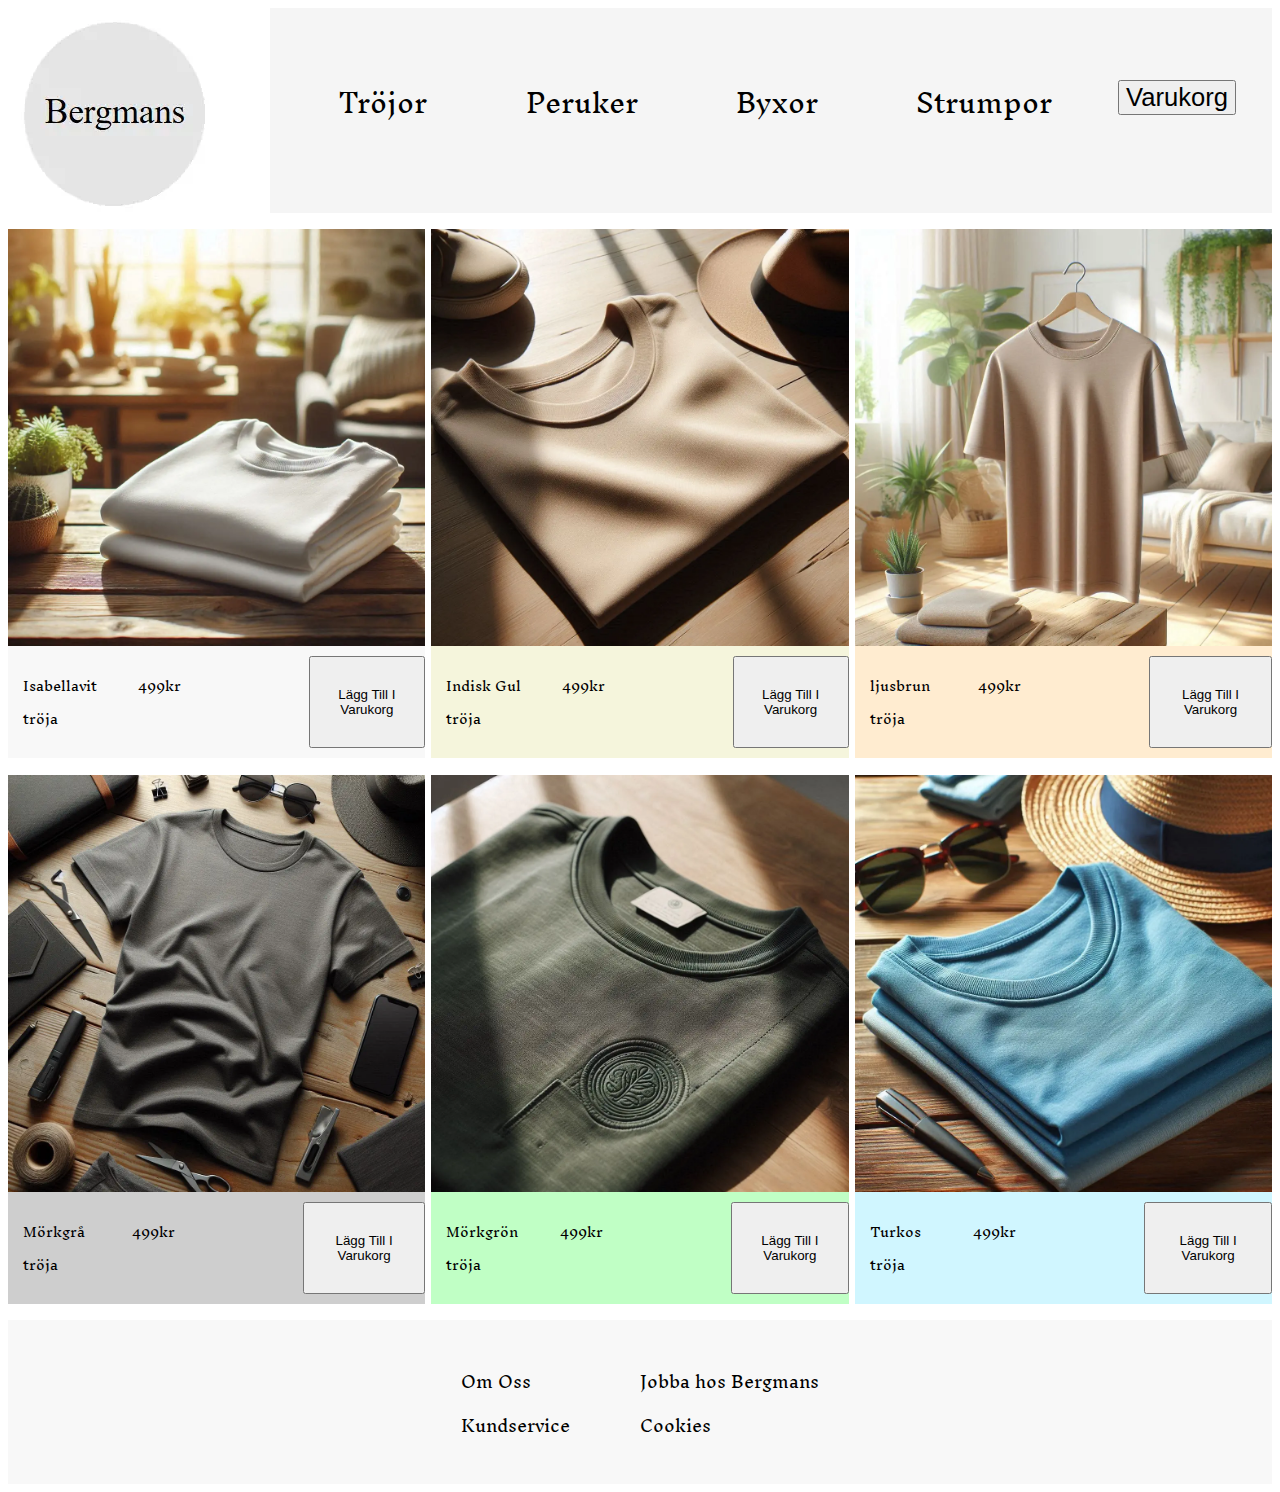
<file: index.html>
<!DOCTYPE html>
<html lang="en">
<head>
    <meta charset="UTF-8">
    <meta name="viewport" content="width=device-width, initial-scale=1.0">
    <title>Bergmans</title>
    <link rel="stylesheet" href="style.css">
    <link rel="preconnect" href="https://fonts.googleapis.com">
    <link rel="preconnect" href="https://fonts.gstatic.com" crossorigin>
    <link href="https://fonts.googleapis.com/css2?family=Inknut+Antiqua:wght@300;400;500;600;700;800;900&family=Inria+Sans:ital,wght@0,300;0,400;0,700;1,300;1,400;1,700&family=Mountains+of+Christmas:wght@400;700&display=swap" rel="stylesheet">
    <script defer src="script.js"></script>
</head>
<body>

        <header>
            <div class="img">
                <img src="img/logga.webp" alt="Bergmans Loggan">
            </div>
            <nav>
                <a href="">Tröjor</a>
                <!-- <p>Tröjor</p> -->
                <!-- <p>Peruker</p> -->
                <a href="https://www.apollohair.se/loesningar/maen/peruk-maen">Peruker</a>
            <!-- <p>Byxor</p> -->
                <a href="https://www.massimodutti.com/se/100-linen-striped-trousers-l00087288?pelement=47753787">Byxor</a>
            <!-- <p>Strumpor</p> -->
                <a href="https://www.massimodutti.com/se/ribbed-sports-socks-in-a-wool-blend-l00614461?pelement=45932806">Strumpor</a>
                <button onclick="varukorg()" type="button" >Varukorg</button>
            </nav>
    </header>
    <article>
        <img src="img/vitw.webp" alt="Högkvaletativ vit tshirt som borde köpas">
        <div class="vit">
            <div class="del1">
                <p>Isabellavit tröja</p>
                <p class="pris">499kr</p>
                <button onclick="vitTröja()" type="button">Lägg Till I Varukorg</button>
            </div>
        </div>
    </article>
    <article>
        <img src="img/beige.webp" alt="beige Högkvaletativ tshirt Som vill köpas">
        <div class="beige">
            <div class="del1">
                <p>Indisk Gul tröja</p>
                <p class="pris">499kr</p>
                <button onclick="beigeTröja()" type="button">Lägg Till I Varukorg</button>
            </div>
        </div>
    </article>
    <article>
        <img src="img/Ljusbrun.webp" alt="Snygg Ljusbrun tshirt">
        <div class="ljusbrun">
            <div class="del1">
                <p>ljusbrun tröja</p>
                <p class="pris">499kr</p>
                <button onclick="ljusbrunTröja()" type="button">Lägg Till I Varukorg</button>
            </div>
        </div>
    </article>
    <article>
        <img src="img/Mörkgrå.webp" alt="Cool mörkgrå tshirt">
        <div class="grå">
            <div class="del1">
                <p>Mörkgrå tröja</p>
                <p class="pris">499kr</p>
                <button onclick="mörkgråTröja()" type="button">Lägg Till I Varukorg</button>
            </div>
        </div>
    </article>
    <article>
        <img src="img/mörkgrön.webp" alt="Häftig mörkgrön tröja med ett märke på">
        <div class="grön">
            <div class="del1">
                <p>Mörkgrön tröja</p>
                <p class="pris">499kr</p>
                <button onclick="mörkgrönTröja()" type="button">Lägg Till I Varukorg</button>
            </div>
        </div>
    </article>
    <article>
        <img src="img/Turkos.webp" alt="Turkos TRöja som är maffig">
        <div class="blå">
            <div class="del1">
                <p>Turkos tröja</p>
                <p class="pris">499kr</p>
                <button onclick="turkosTröja()" type="button">Lägg Till I Varukorg</button>
            </div>
        </div>
    </article>
    <footer>
        <div>
            <a href="https://www.coop.se/Globala-sidor/om-coop/">Om Oss</a>
            <a href="https://www.coop.se/Globala-sidor/Jobba-hos-oss/">Jobba hos Bergmans</a>
            <a href="https://www2.hm.com/sv_se/customer-service.html">Kundservice</a>
            <a href="https://www2.hm.com/sv_se/customer-service/lag-och-integritet/cookie-notice.html">Cookies</a>
        </div>
    </footer>
</body>
</html>
</file>
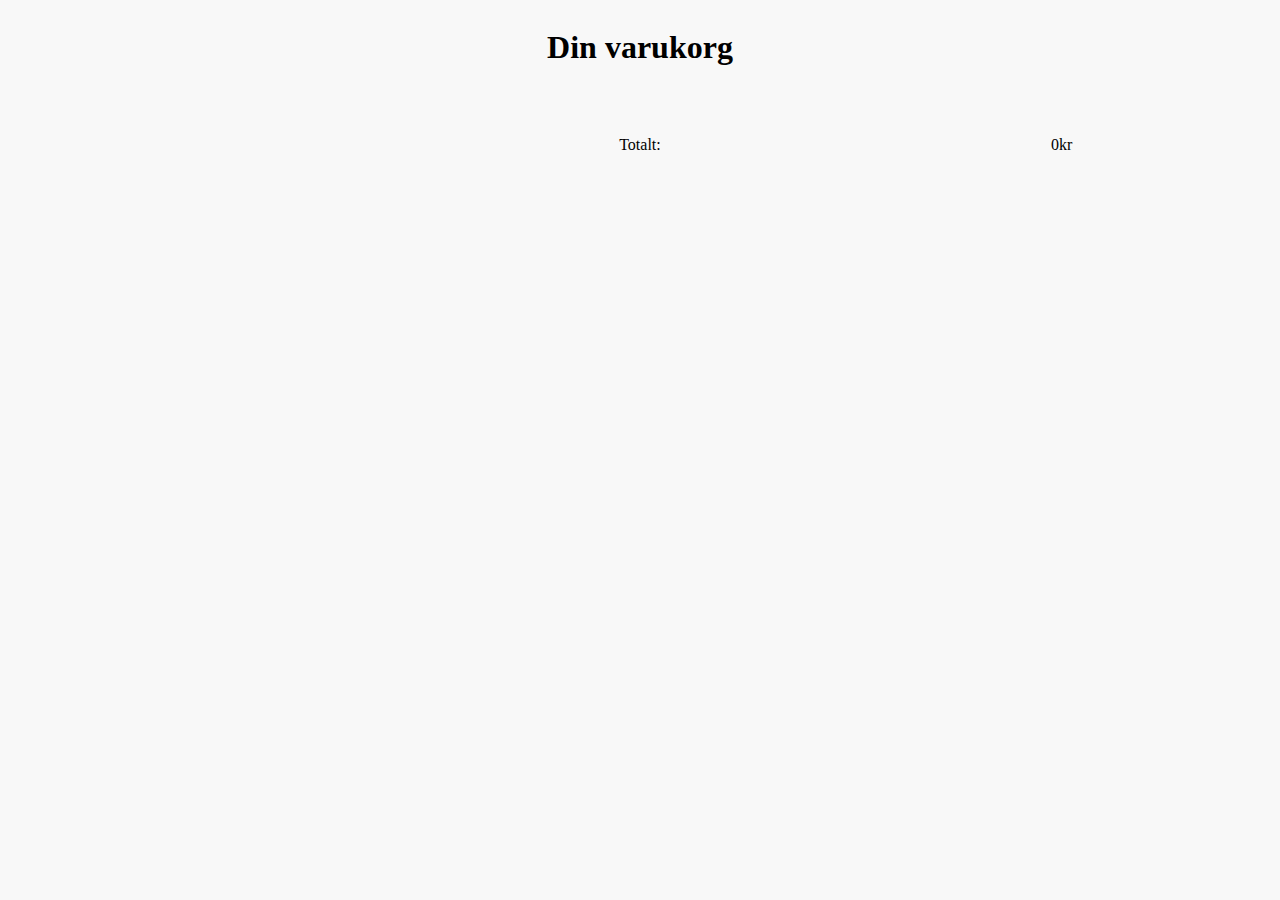
<file: Varukorg.html>
<!DOCTYPE html>
<html lang="sv">
<head>
    <meta charset="UTF-8">
    <meta name="viewport" content="width=device-width, initial-scale=1.0">
    <title>Varukorg</title>
    <link rel="stylesheet" href="varukorg.css">
    <script defer src="scriptvarukorg.js"></script>
</head>
<body>
    <div class="h1">
        <h1>Din varukorg</h1>
    </div>
        <ul id="varukorglistan"></ul>
    <div>
        <ul id="bilder"> </ul>
    </div>
    <div>
        <ul id="priser"></ul>
    </div>
    <p></p>
    <div id="totalen">
        <p>Totalt:</p>
    </div>
    <div id="priet">
        <p id="pris"></p>
    </div>
</body>
</html>
</file>
<file: style.css>
header{
    display: grid;
    grid-template-columns: 1fr 5fr;
    grid-template-rows: 1fr;
    .img{
        grid-row: 1/2;
        grid-column: 1/2;
        img{
            max-width: 20vw;
        }
        display: flex;
        justify-content: center;
    }
}

nav{
    display: grid;
    grid-template-columns: auto;
    margin-left: 4vw;
    grid-template-rows: 1fr, 1fr;
    background-color: #f5f5f5;
    a{
        transform: rotate(-30deg);  
        margin-top: 1vh;
        margin-left: 5.5vh;
        color: black;
        text-decoration: none;
        font-size: 2vw;
    }
    button{
        grid-column: 3/4;
        grid-row: 1/2;
        margin: 6px;
        font-size: 2vw;
    }
    padding-bottom: 2vw;
}
article{
    display: grid;
    grid-template-rows: auto;
    justify-content: center;
    font-size: small;
    img{
        width: 99vw;
        height: auto;
    }
    .del1{
        display: flex;
        flex-direction: row;
        justify-content: center;
        p{
            margin-left: 15px;
        }
        padding-top: 10px;
        padding-bottom: 10px;
    }
    .allt{
        background-color: #D9D9D9;
    }
    margin-top: 10px;
    button{
        margin-left: 20vw;
        padding-top: -20px;
        padding-bottom: -20px;
        max-height: 65vh;
    }
    img{
        width: 100%;
    }
}
body{
    display: flex;
    flex-direction: column;
    justify-content: right;
    font-family: "Inknut Antiqua", serif;
    font-weight: 300;
    font-style: normal;
    background-color: #ffffff;
}
.grön{
    background-color: #C0FFC5;
}
.vit{
    background-color: #f8f8f8;
}
.beige{
    background-color: #F5F5DC;
}
.ljusbrun{
    background-color: #FFECD0;
}
.grå{
    background-color: #CECECE;
}
.blå{
    background-color: #D0F6FF;
}

footer{
    display: flex;
    flex-direction: row;
    justify-content: center;
    padding-top: 3vw;
    padding-bottom: 3vw;
    background-color: #f8f8f8;
    margin-top: 10px;
    div{
        display: grid;
        grid-template-columns: 1fr;
        grid-template-rows: auto;
        align-items: center;
        a{
            text-decoration: none;
            color: black;
            margin-top: 0.2vw;
        }
    }
}
@media screen and (min-width: 721px) and (max-width: 1023px)  {
    body{
        display: grid;
        grid-template-columns: 1fr 1fr;
        grid-template-rows: auto;
        gap: 5px;
        margin: 5px;
        justify-content: center;
    }
    header{
        grid-column: 1/3;
        grid-row: 1/2;
        max-width: 100vw;
    }
    footer{
        grid-column: 1/3;
        div{
            display: grid;
            grid-template-columns: 1fr 1fr;
            grid-template-rows: auto;
            align-items: center;
        }
    }
    nav{
        display: flex;
        flex-direction: row;
        justify-content: space-around;
        align-items: center;
        a{
            transform: rotate(0deg);  
            font-size: 2vw;
            margin-left: 3vw;
        }
    }
    
}
@media screen and (min-width: 1024px) {
    body{
        display: grid;
        grid-template-columns: 1fr 1fr 1fr;
        grid-template-rows: .5fr 2fr 2fr;
        gap: 0.5vw;
    }
    header{
        grid-column: 1/4;
        grid-row: 1/2;
    }
    nav{
        display: flex;
        flex-direction: row;
        justify-content: space-around;
        align-items: center;

        a{
            transform: rotate(0deg);  
            font-size: 2vw;
            margin-left: 3vw;
        }
    }
    article{
        /* max-width: 31vw; */
        button{
            margin-left: 10vw;
        }
    }
    footer{
        grid-column: 1/4;
            div{
                display: grid;
                grid-template-columns: 1fr 1fr;
                grid-template-rows: auto;
                align-items: center;
            }
        }
}
</file>
<file: varukorg.css>
body{
    display: grid;
    grid-template-columns: 1fr, 1fr, 1fr;
    grid-template-rows: auto;
    /* justify-content: space-around; */
    background-color: #f8f8f8;
}
.h1{
    grid-row: 1/2;
    grid-column: 1/4;
}
#varukorglistan{
    li{
        margin-top: 50px;
        /* margin-bottom: 90px; */
    }
}
ul{
    display: grid;
    grid-template-columns: 1fr;
    grid-template-rows: auto;
    justify-content: center;
    li{
        list-style-type: none;
    }
}
#priser{
    li{
        margin-top: 50px;
    }
}
div{
    display: flex;
    justify-content: center;
}
</file>
